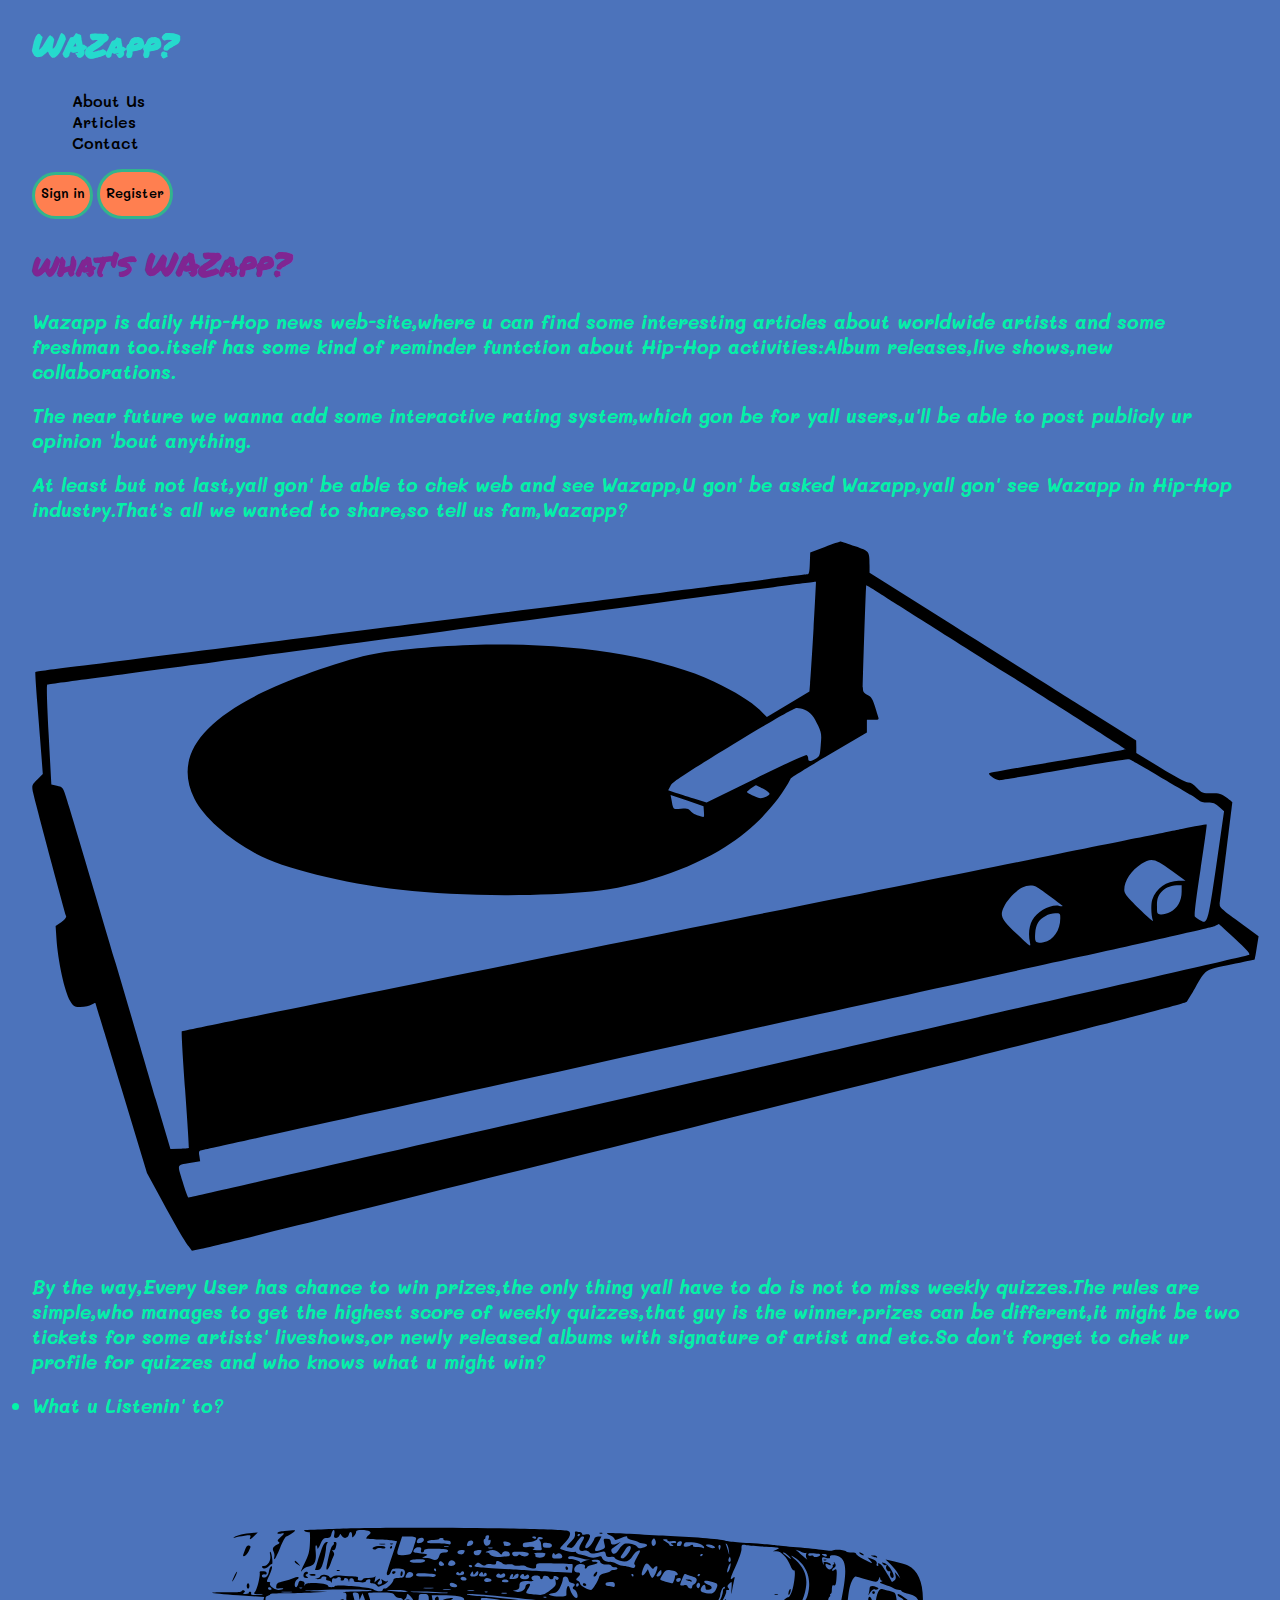
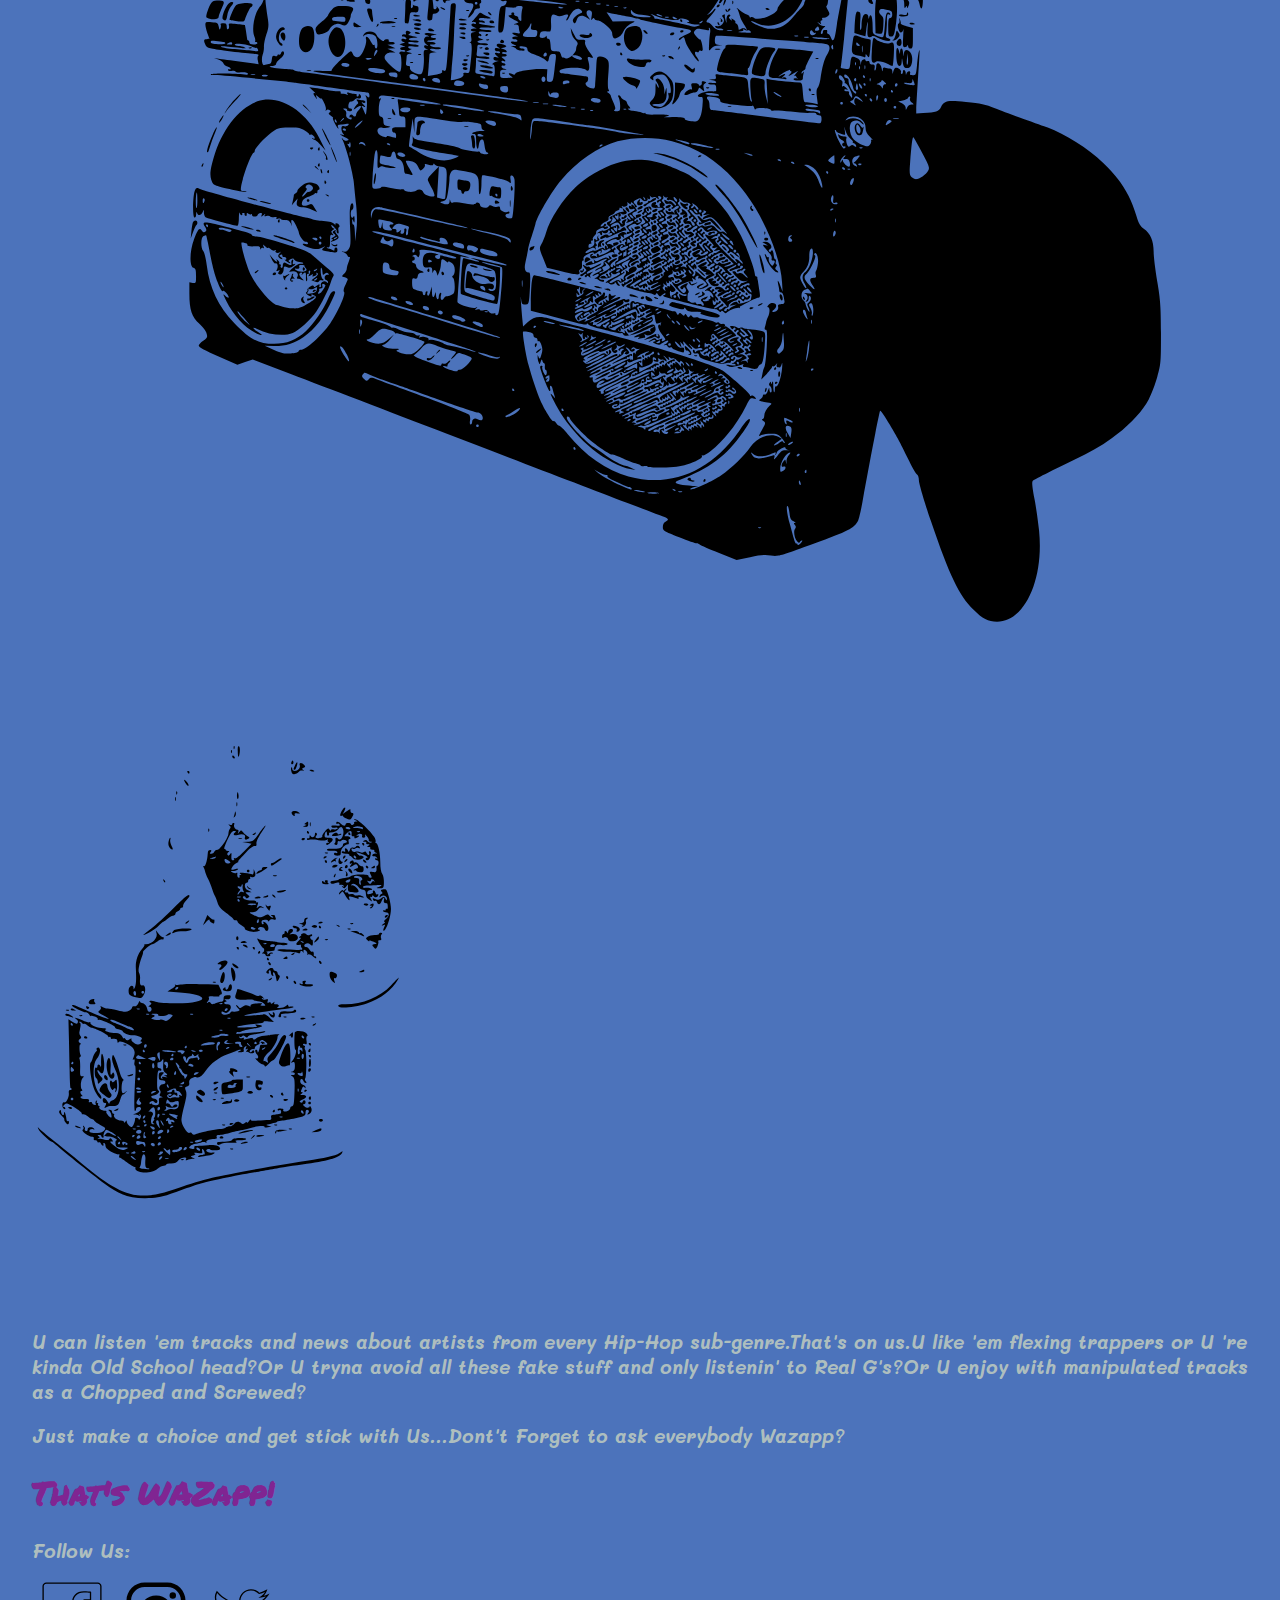
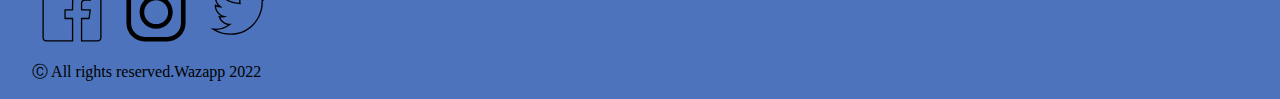
<file: index.html>
<!DOCTYPE html>
<html lang="en">
<head>
    <meta charset="UTF-8">
    <meta http-equiv="X-UA-Compatible" content="IE=edge">
    <meta name="viewport" content="width=device-width, initial-scale=1.0">
    <meta name="description" content="მერვე დავალება">
    <meta name="author" content="Papuna Tsiskadze">
    <!-- CSS only -->
    <link href="https://cdn.jsdelivr.net/npm/bootstrap@5.2.0-beta1/dist/css/bootstrap.min.css" rel="stylesheet" integrity="sha384-0evHe/X+R7YkIZDRvuzKMRqM+OrBnVFBL6DOitfPri4tjfHxaWutUpFmBp4vmVor" crossorigin="anonymous">
    <link rel="stylesheet" href="styling/style.css">
    <title>WEBB</title>
</head>
<body>
    <div class="container-fluid">
        <header class="col-12 col-sm">
            <div class="d-flex justify-content-between align-items-center">
                <div class="col-4 logo">
                    <h1 class="logotext">
                        <a href="index.html">WAZapp?</a>
                    </h1>
                </div>
                <div class="col-4">
                    <ul class="navul d-flex justify-content-between">
                        <li>
                            <a class="mali hvr" href="#firsthrf">About Us</a>
                        </li>
                        <li>
                            <a class="mali hvr" href="Articles.html">Articles</a>     
                        </li>
                        <li>
                            <a class="mali hvr" href="#fttr">Contact</a>
                        </li>
                    </ul>      
                </div>
                <div class="col-4 d-flex flex-row-reverse">
                    <button class="btns align-items-center">
                        <p class="p">
                            Sign in
                        </p>
                    </button>
                    <button class="btns">
                        <p class="p">
                            Register
                        </p>
                    </button>
                </div>
            </div>
        </header>
        </div>
        <div class="container-fluid">
        <section class="mt-5 col-12 justify-content-between d-flex">
          <div class="col-12">
            <div class="justify-content-center d-flex">
                <div class="justify-content-center d-flex">
                    <h1 class="mrkrfont" id="firsthrf">
                        what's WAZapp?
                    </h1>
                </div>
            </div>
                <div class="mt-5 col-12 malifont text-center">
                    <p>
                        Wazapp is daily Hip-Hop news web-site,where u can find some interesting articles about worldwide artists and some freshman too.itself has some kind of reminder funtction about Hip-Hop activities:Album releases,live shows,new collaborations.
                    </p>
                    <p class="mt-5">
                        The near future we wanna add some interactive rating system,which gon be for yall users,u'll be able to post publicly ur opinion 'bout anything.
                    </p>
                    <p>
                        At least but not last,yall gon' be able to chek web and see Wazapp,U gon' be asked Wazapp,yall gon' see Wazapp in Hip-Hop industry.That's all we wanted to share,so tell us fam,Wazapp?
                    </p>
                </div>
                <div class="col-12 d-flex mt-5">
                    <img class="col-4" src="imgs/png-transparent-record-player-needle-retro-dj-old-school-deejay-scratch-hip-hop-vector-_1_.svg">
                    <p class="malifont col-8 text-center">
                        By the way,Every User has chance to win prizes,the only thing yall have to do is not to miss weekly quizzes.The rules are simple,who manages to get the highest score of weekly quizzes,that guy is the winner.prizes can be different,it might be two tickets for some artists' liveshows,or newly released albums with signature of artist and etc.So don't forget to chek ur profile for quizzes and who knows what u might win?
                    </p>
                </div>
            </div>
          <div>        
        </section>
        </div>
        <div class="container-fluid">
        <section class="col-12 mt-5 justify-content-center d-flex">
            <div class="d-flex col-12 justify-content-center">
                <div class="col-8 d-flex justify-content-center text-center align-items-center">
                    <details>
                          <summary class="hvr malifont">What u Listenin' to?</summary>
                        <option class="malifont">
                            <p>
                                Is it Trap?
                            </p>
                        </option>
                        <option class="malifont">
                            <p>
                                Is it Boom-Bap?
                            </p>
                        </option>
                        <option class="malifont">
                                Is it Cloud rap?
                        </option>
                        <option class="malifont">
                                Is it G' Rap?
                        </option>
                        <option class="malifont">
                                Or is it Chopped and Screwed?
                        </option>
                        <option class="malifont">
                            aaight...We got U
                        </option>
                    </details>
                </div>
                 <img class="col-4" src="imgs/png-transparent-hip-hop-elements-hip-hop-music-recorder.svg">
            </div>
        </section>
        </div>
        <div class="container-fluid">
        <section class="mt-5 col-12 justify-content-center d-flex">
            <div class="col-12 d-flex justify-content-between">
                <img class="col-4" src="imgs/phonograph-record-victrola-vintage-music-center-with-cd-player-45-rpm-adapter-png-favpng-WDPCGXn9C4n.svg">
                <div class="col-8 malifont2 text-center mt-custom2">
                    <p>
                        U can listen 'em tracks and news about artists from every Hip-Hop sub-genre.That's on us.U like 'em flexing trappers or U 're kinda Old School head?Or U tryna avoid all these fake stuff and only listenin' to Real G's?Or U enjoy with manipulated tracks as a Chopped and Screwed?
                    <p>
                        Just make a choice and get stick with Us...Dont't Forget to ask everybody Wazapp?
                    </p>
                    </p>
                </div>
            </div>
        </section>
        </div>
        <div class="container-fluid">
        <section class="mt-5 col-12 justify-content-between d-flex">
            <div class="col-12">
              <div class="justify-content-center d-flex">
                  <div class="justify-content-center d-flex">
                      <h1 class="mrkrfont">
                          That's WAZapp!
                      </h1>
                  </div>
              </div>
        </section class="mt-5">
        </div>
        <div class="container-fluid">
        <footer class="col-12 mt-5 fttr" id="fttr">
            <div class="col-12 justify-content-center d-flex">
                <p class="malifont2 mt-custom text-center">
                    Follow Us: 
                </p>
                <div>
                <a href="https://www.facebook.com/">
                    <img class="socmedia" src="imgs/facebook-2868.svg">
                </a>
                <a href="https://www.instagram.com/">
                    <img class="socmedia" src="imgs/black-instagram-logo-3497.svg">
                </a>
                <a href="https://twitter.com/?lang=en">
                    <img class="socmedia" src="imgs/twitter-99.svg">
                </a>
                </div>
            </div>
            <div class="col-12 mt-5 justify-content-center d-flex">
                <div class="justify-content-center d-flex">
                <p>
                    Ⓒ All rights reserved.Wazapp 2022
                </p> 
                </div>
            </div>
        </footer>
        </div>
</body>
</html>
</file>
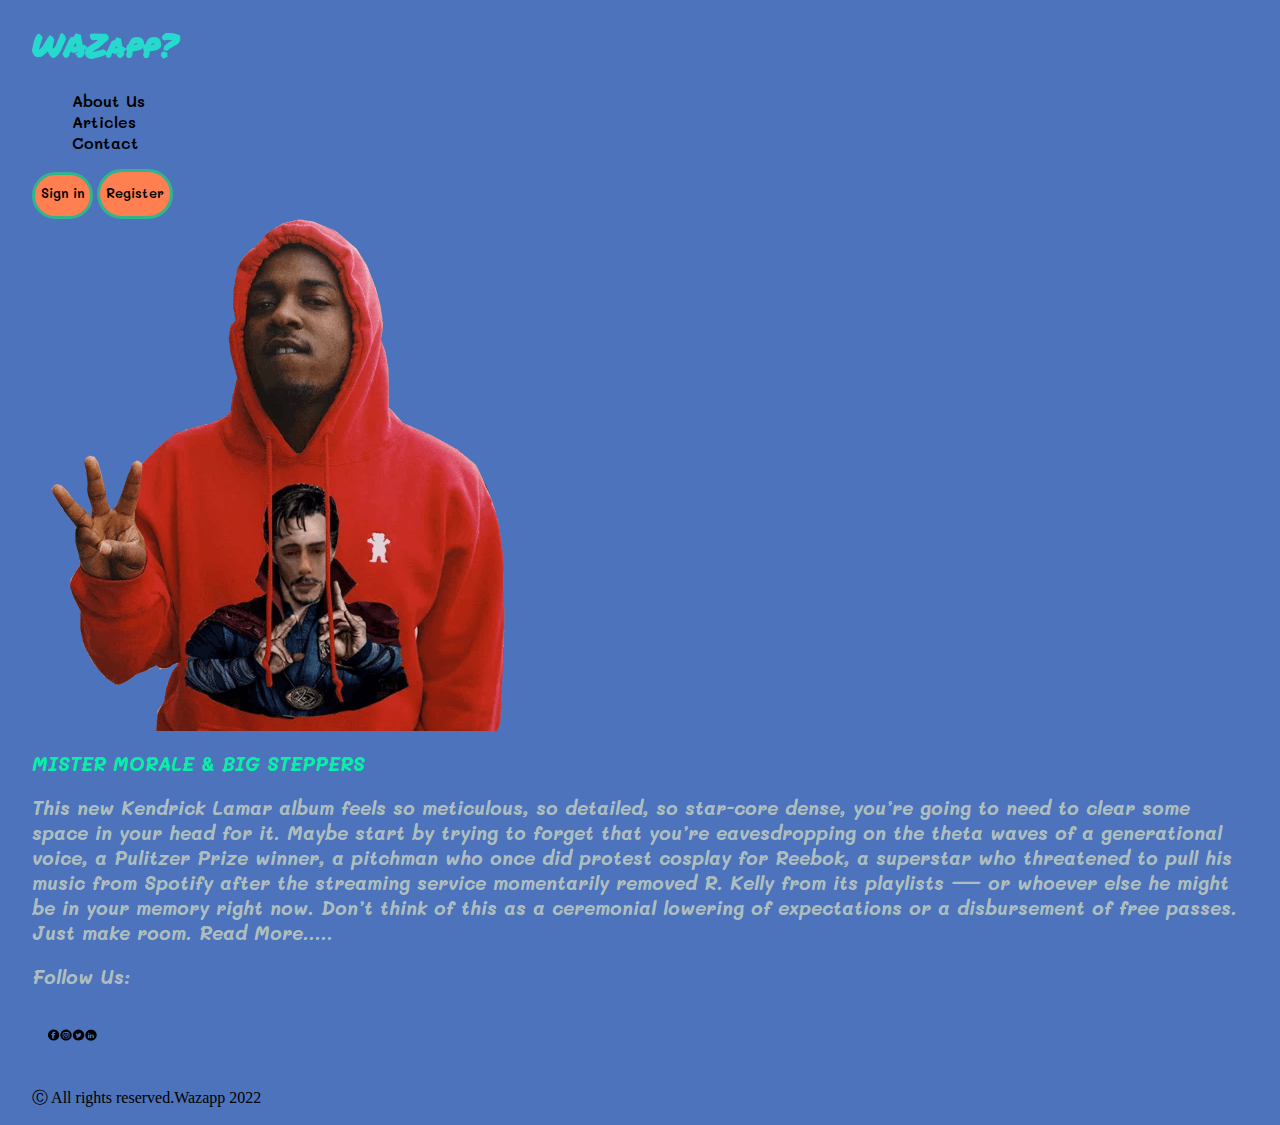
<file: Articles.html>
<!DOCTYPE html>
<html lang="en">
<head>
    <meta charset="UTF-8">
    <meta http-equiv="X-UA-Compatible" content="IE=edge">
    <meta name="viewport" content="width=device-width, initial-scale=1.0">
    <meta name="description" content="მერვე დავალება">
    <meta name="author" content="Papuna Tsiskadze">
        <!-- CSS only -->
    <link href="https://cdn.jsdelivr.net/npm/bootstrap@5.2.0-beta1/dist/css/bootstrap.min.css" rel="stylesheet" integrity="sha384-0evHe/X+R7YkIZDRvuzKMRqM+OrBnVFBL6DOitfPri4tjfHxaWutUpFmBp4vmVor" crossorigin="anonymous">
    <link rel="stylesheet" href="styling/style.css">
    <title>WEBB</title>
</head>
<body>
    <header class="col-12">
        <div class="d-flex justify-content-between align-items-center">
            <div class="col-4 logo">
                <h1 class="logotext">
                    <a href="index.html">WAZapp?</a>
                </h1>
            </div>
            <div class="col-4">
                <ul class="navul d-flex justify-content-between">
                    <li>
                        <a class="mali hvr" href="index.html">About Us</a>
                    </li>
                    <li>
                        <a class="mali hvr" href="Articles.html">Articles</a>     
                    </li>
                    <li>
                        <a class="mali hvr" href="#fttr">Contact</a>
                    </li>
                </ul>      
            </div>
            <div class="col-4 d-flex flex-row-reverse">
                <button class="btns align-items-center">
                    <p class="p">
                        Sign in
                    </p>
                </button>
                <button class="btns">
                    <p class="p">
                        Register
                    </p>
                </button>
            </div>
        </div>
    </header>    
    <section class="mt-5 col-12 justify-content-between d-flex">
        <div class="col-12 d-flex justify-content-center">
          <div class="col-2">
            <img class="articleimg img-fluid" src="imgs/pngwing.com.png">
          </div>
         <div>
          <div class="textside col-10 text-center">
              <h2 class="malifont">
                  MISTER MORALE & BIG STEPPERS
              </h2>           
            <p class="malifont2 text-center">
                This new Kendrick Lamar album feels so meticulous, so detailed, so star-core dense, you’re going to need to clear some space in your head for it. Maybe start by trying to forget that you’re eavesdropping on the theta waves of a generational voice, a Pulitzer Prize winner, a pitchman who once did protest cosplay for Reebok, a superstar who threatened to pull his music from Spotify after the streaming service momentarily removed R. Kelly from its playlists — or whoever else he might be in your memory right now. Don’t think of this as a ceremonial lowering of expectations or a disbursement of free passes. Just make room.
                <a class="hvr" href="KdotArticle.html">Read More.....</a>
            </p> 
          </div>
         </div>
        </div>
    </section>
    <footer class="col-12 mt-5 fttr" id="fttr">
        <div class="col-12 justify-content-center d-flex">
            <p class="malifont2 mt-custom">Follow Us: </p>
            <img class="socmedia" src="imgs/social-media-icons-icon-icon-vector-png-and-for-free-468446.svg">
        </div>
        <div class="col-12 mt-5 justify-content-center d-flex">
            <div class="justify-content-center d-flex">
            <p>
                Ⓒ All rights reserved.Wazapp 2022
            </p> 
            </div>
        </div>
    </footer>
</body>
</html>
</file>
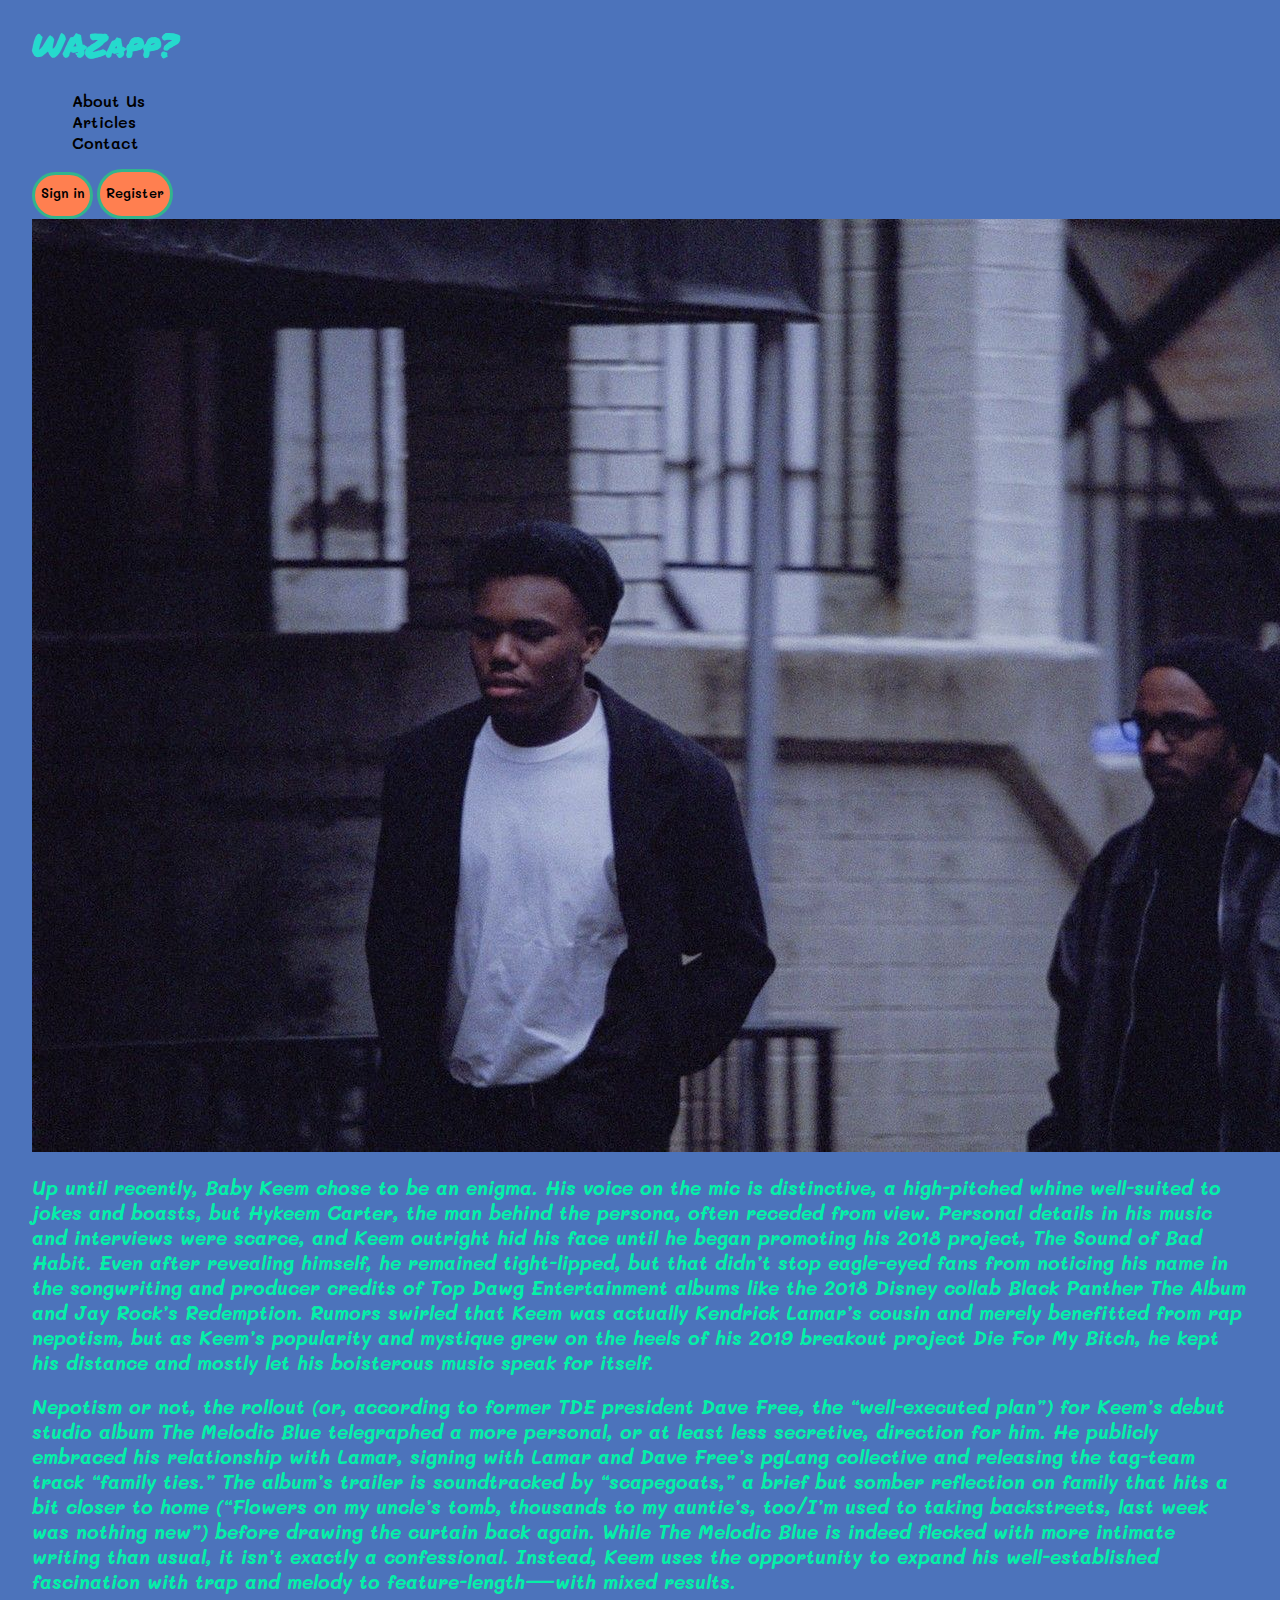
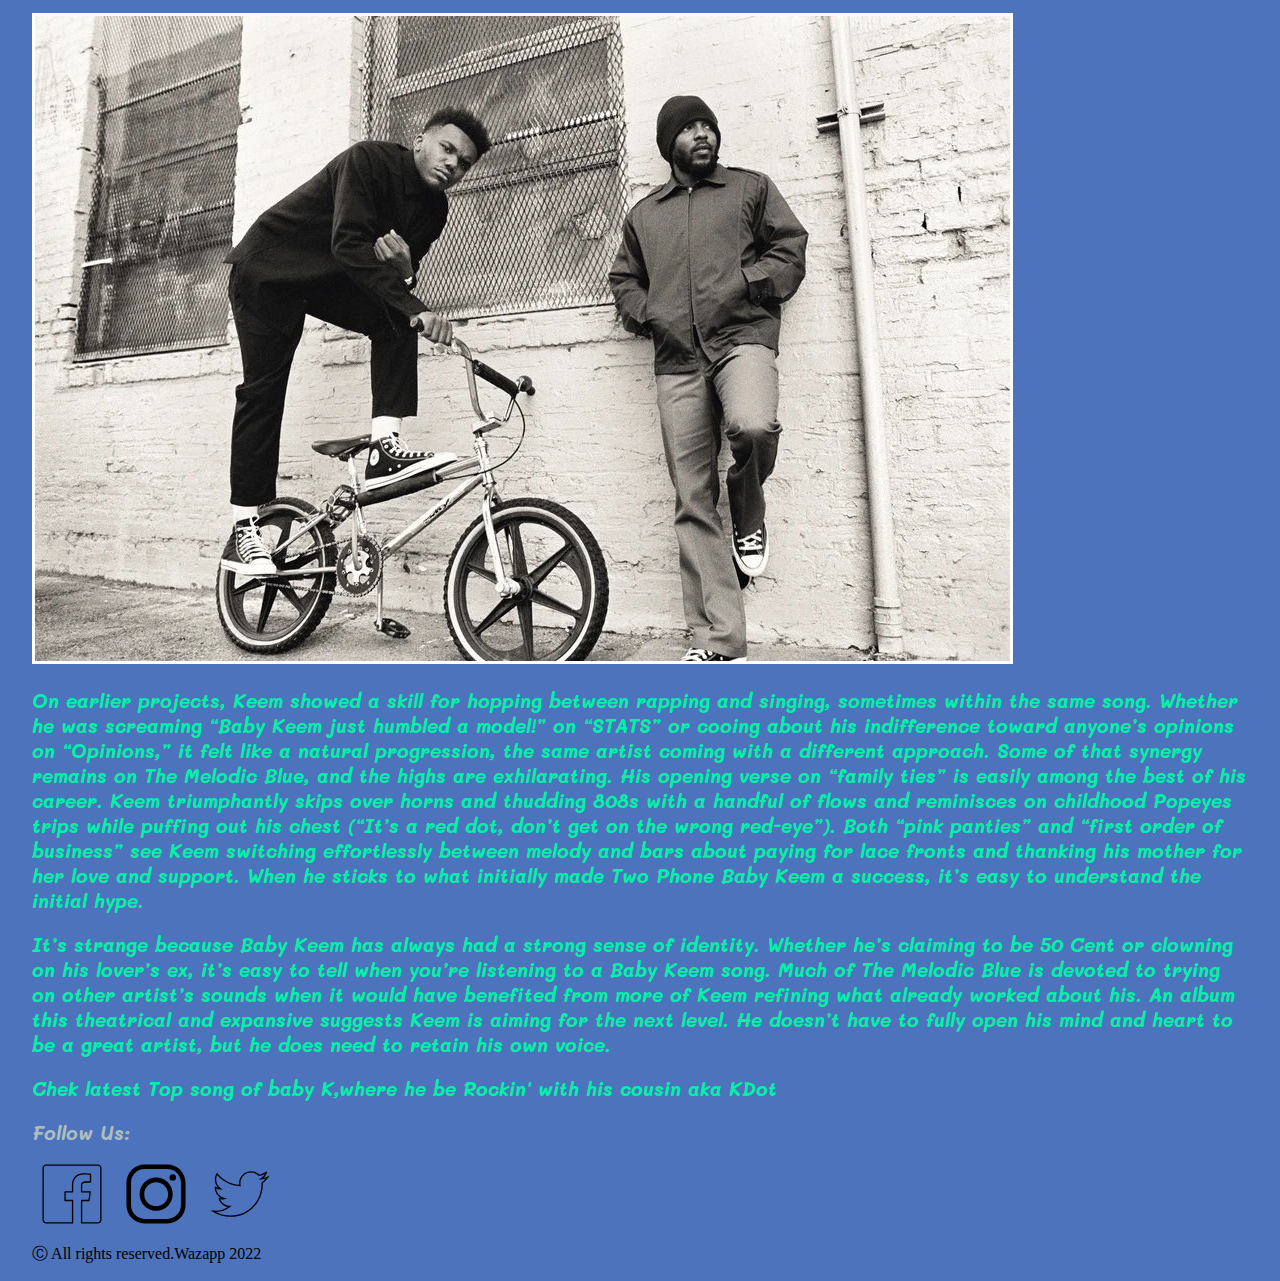
<file: BBKEEM.html>
<!DOCTYPE html>
<html lang="en">
<head>
    <meta charset="UTF-8">
    <meta http-equiv="X-UA-Compatible" content="IE=edge">
    <meta name="viewport" content="width=device-width, initial-scale=1.0">
    <meta name="description" content="მერვე დავალება">
    <meta name="author" content="Papuna Tsiskadze">
        <!-- CSS only -->
    <link href="https://cdn.jsdelivr.net/npm/bootstrap@5.2.0-beta1/dist/css/bootstrap.min.css" rel="stylesheet" integrity="sha384-0evHe/X+R7YkIZDRvuzKMRqM+OrBnVFBL6DOitfPri4tjfHxaWutUpFmBp4vmVor" crossorigin="anonymous">
    <link rel="stylesheet" href="styling/style.css">
    <title>WEBB</title>
</head>
<body>
    <header class="col-12">
        <div class="d-flex justify-content-between align-items-center">
            <div class="col-4 logo">
                <h1 class="logotext">
                    <a href="index.html">WAZapp?</a>
                </h1>
            </div>
            <div class="col-4">
                <ul class="navul d-flex justify-content-between">
                    <li>
                        <a class="mali hvr" href="index.html">About Us</a>
                    </li>
                    <li>
                        <a class="mali hvr" href="Articles.html">Articles</a>     
                    </li>
                    <li>
                        <a class="mali hvr" href="#fttr">Contact</a>
                    </li>
                </ul>      
            </div>
            <div class="col-4 d-flex flex-row-reverse">
                <button class="btns align-items-center">
                    <p class="p">
                        Sign in
                    </p>
                </button>
                <button class="btns">
                    <p class="p">
                        Register
                    </p>
                </button>
            </div>
        </div>
    </header>    
    <section class="col-12 mt-5 w-100">
        <div>
            <img class="col-12 img-fluid" src="imgs/2735975.jpg">
            <div class="malifont col-12 text-center">
               <p>
                Up until recently, Baby Keem chose to be an enigma. His voice on the mic is distinctive, a high-pitched whine well-suited to jokes and boasts, but Hykeem Carter, the man behind the persona, often receded from view. Personal details in his music and interviews were scarce, and Keem outright hid his face until he began promoting his 2018 project, The Sound of Bad Habit. Even after revealing himself, he remained tight-lipped, but that didn’t stop eagle-eyed fans from noticing his name in the songwriting and producer credits of Top Dawg Entertainment albums like the 2018 Disney collab Black Panther The Album and Jay Rock’s Redemption. Rumors swirled that Keem was actually Kendrick Lamar’s cousin and merely benefitted from rap nepotism, but as Keem’s popularity and mystique grew on the heels of his 2019 breakout project Die For My Bitch, he kept his distance and mostly let his boisterous music speak for itself.
               </p>
               <p>
                Nepotism or not, the rollout (or, according to former TDE president Dave Free, the “well-executed plan”) for Keem’s debut studio album The Melodic Blue telegraphed a more personal, or at least less secretive, direction for him. He publicly embraced his relationship with Lamar, signing with Lamar and Dave Free’s pgLang collective and releasing the tag-team track “family ties.” The album’s trailer is soundtracked by “scapegoats,” a brief but somber reflection on family that hits a bit closer to home (“Flowers on my uncle’s tomb, thousands to my auntie’s, too/I’m used to taking backstreets, last week was nothing new”) before drawing the curtain back again. While The Melodic Blue is indeed flecked with more intimate writing than usual, it isn’t exactly a confessional. Instead, Keem uses the opportunity to expand his well-established fascination with trap and melody to feature-length—with mixed results.
               </p>
            </div>
            <div class="col-12 d-flex">
            <img class="articleimg imgbrdr col-4" src="imgs/tumblr_6b2549fad02862723ea7585787921e60_d1765ef0_1280.jpg">
            <p class="col-8 malifont">
                On earlier projects, Keem showed a skill for hopping between rapping and singing, sometimes within the same song. Whether he was screaming “Baby Keem just humbled a model!” on “STATS” or cooing about his indifference toward anyone’s opinions on “Opinions,” it felt like a natural progression, the same artist coming with a different approach. Some of that synergy remains on The Melodic Blue, and the highs are exhilarating. His opening verse on “family ties” is easily among the best of his career. Keem triumphantly skips over horns and thudding 808s with a handful of flows and reminisces on childhood Popeyes trips while puffing out his chest (“It’s a red dot, don’t get on the wrong red-eye”). Both “pink panties” and “first order of business” see Keem switching effortlessly between melody and bars about paying for lace fronts and thanking his mother for her love and support. When he sticks to what initially made Two Phone Baby Keem a success, it’s easy to understand the initial hype.
            </p>
            </div>
            <p class="malifont mt-5 text-center">
                It’s strange because Baby Keem has always had a strong sense of identity. Whether he’s claiming to be 50 Cent or clowning on his lover’s ex, it’s easy to tell when you’re listening to a Baby Keem song. Much of The Melodic Blue is devoted to trying on other artist’s sounds when it would have benefited from more of Keem refining what already worked about his. An album this theatrical and expansive suggests Keem is aiming for the next level. He doesn’t have to fully open his mind and heart to be a great artist, but he does need to retain his own voice.
            </p>
            <p class="justify-content-center d-flex malifont text-center""> 
               <a class="hvr" href="https://www.youtube.com/watch?v=IkuBYRUwWdg" target="_blank">
                   Chek latest Top song of baby K,where he be Rockin' with his cousin aka KDot
               </a>     
            </p>
        </div>    
    </section>
    <footer class="col-12 mt-5 fttr" id="fttr">
        <div class="col-12 justify-content-center d-flex">
            <p class="malifont2 mt-custom text-center">
                Follow Us: 
            </p>
            <div>
            <a href="https://www.facebook.com/">
                <img class="socmedia" src="imgs/facebook-2868.svg">
            </a>
            <a href="https://www.instagram.com/">
                <img class="socmedia" src="imgs/black-instagram-logo-3497.svg">
            </a>
            <a href="https://twitter.com/?lang=en">
                <img class="socmedia" src="imgs/twitter-99.svg">
            </a>
            </div>
        </div>
        <div class="col-12 mt-5 justify-content-center d-flex">
            <div class="justify-content-center d-flex">
            <p>
                Ⓒ All rights reserved.Wazapp 2022
            </p> 
            </div>
        </div>
    </footer>
</body>
</html>
</file>
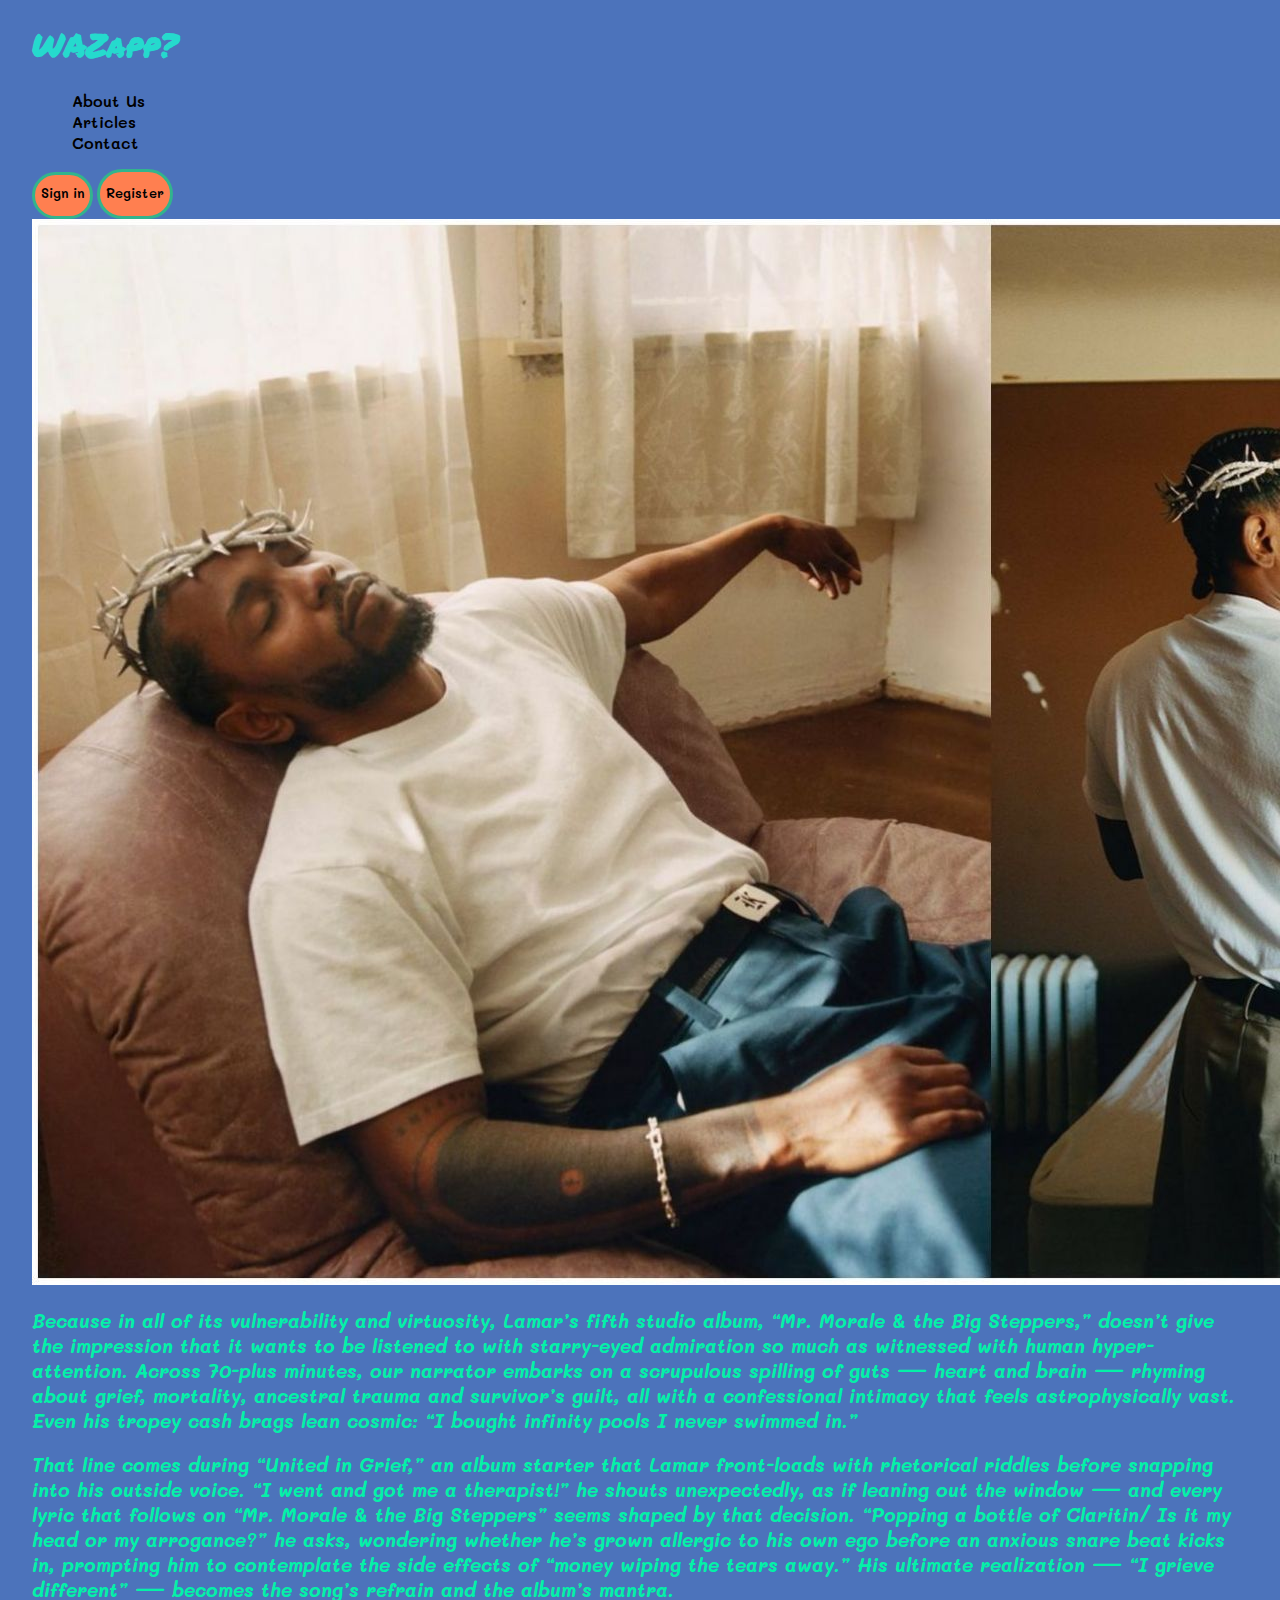
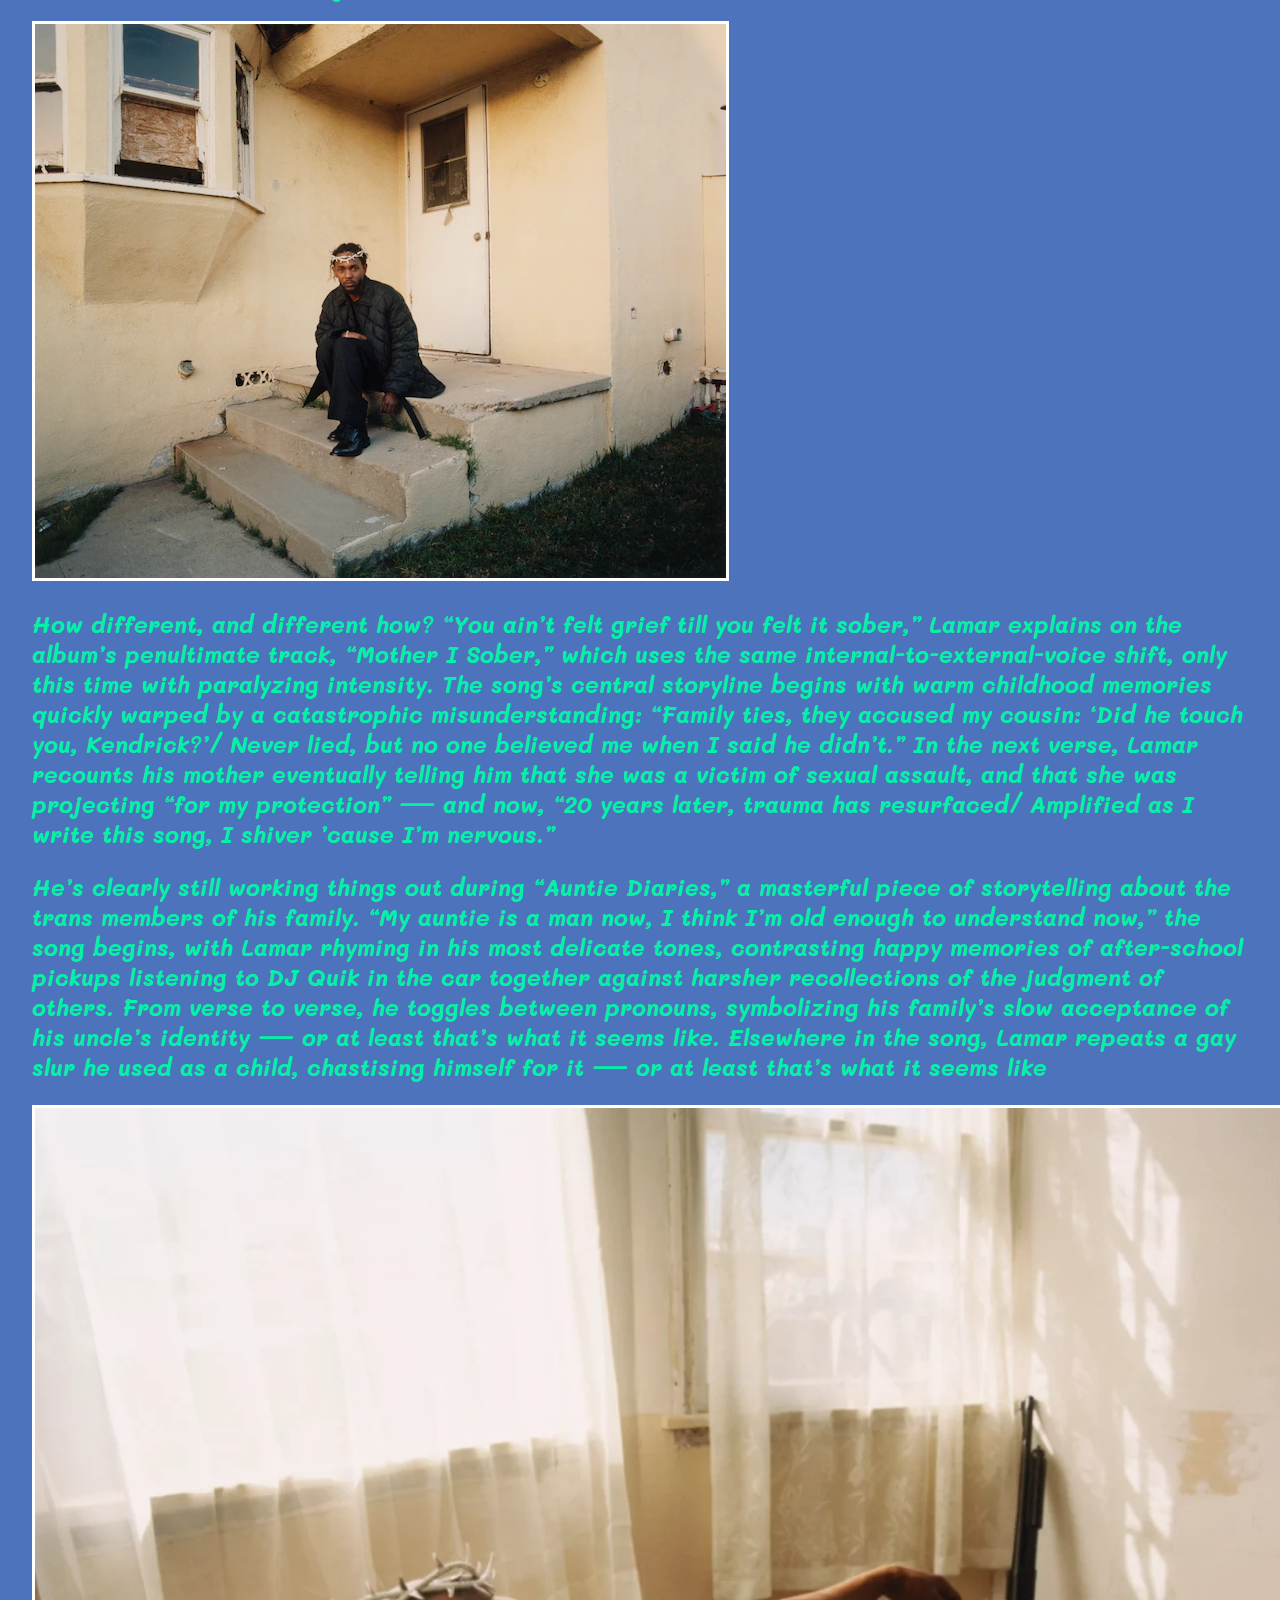
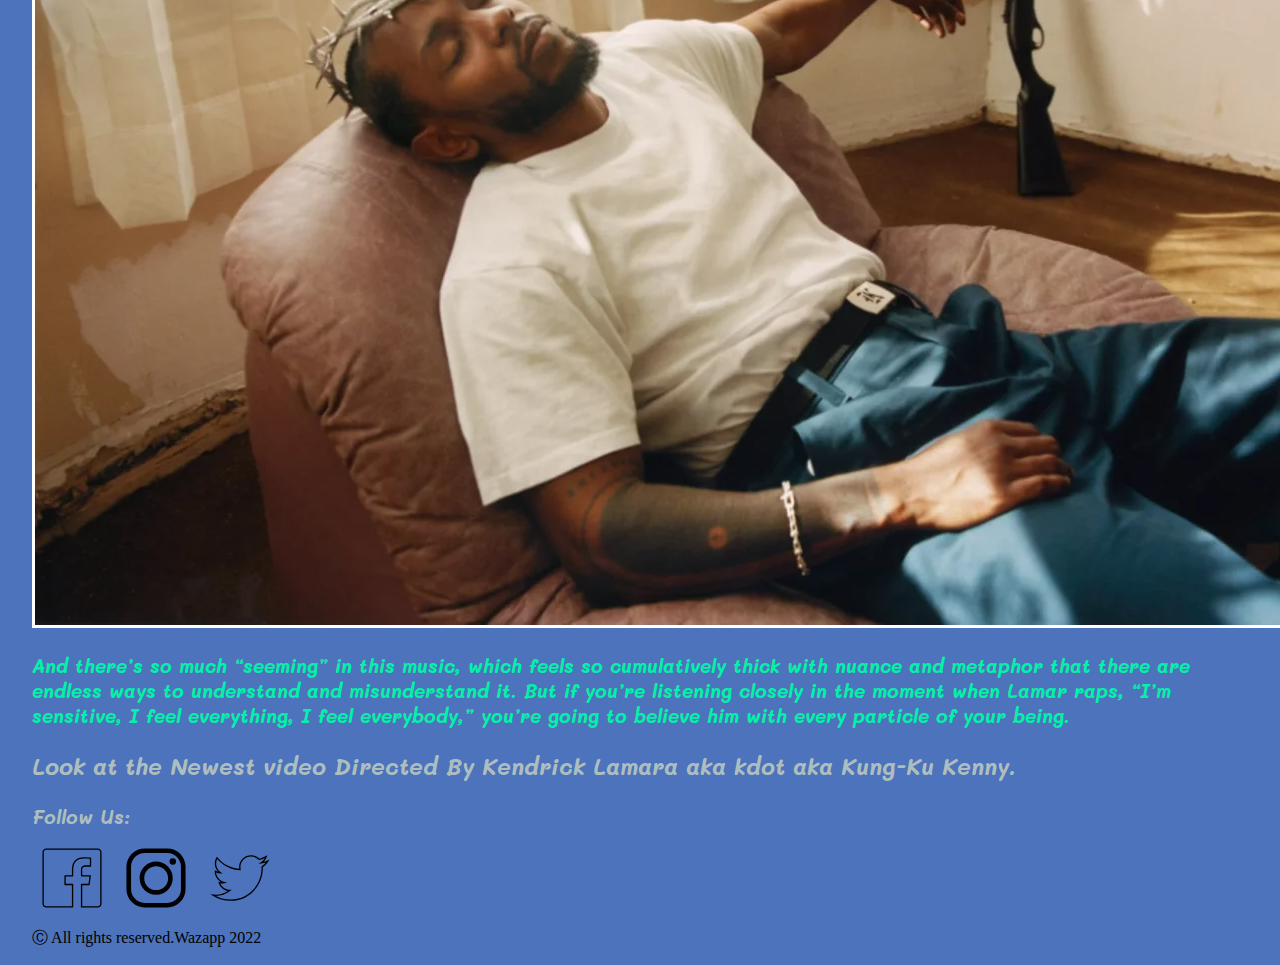
<file: KdotArticle.html>
<!DOCTYPE html>
<html lang="en">
<head>
    <meta charset="UTF-8">
    <meta http-equiv="X-UA-Compatible" content="IE=edge">
    <meta name="viewport" content="width=device-width, initial-scale=1.0">
    <meta name="description" content="მერვე დავალება">
    <meta name="author" content="Papuna Tsiskadze">
    <!-- CSS only -->
    <link href="https://cdn.jsdelivr.net/npm/bootstrap@5.2.0-beta1/dist/css/bootstrap.min.css" rel="stylesheet" integrity="sha384-0evHe/X+R7YkIZDRvuzKMRqM+OrBnVFBL6DOitfPri4tjfHxaWutUpFmBp4vmVor" crossorigin="anonymous">
    <link rel="stylesheet" href="styling/style.css">
    <title>WEBB</title>
</head>
<body>
    <header class="col-12">
        <div class="d-flex justify-content-between align-items-center">
            <div class="col-4 logo">
                <h1 class="logotext">
                    <a href="index.html">WAZapp?</a>
                </h1>
            </div>
            <div class="col-4">
                <ul class="navul d-flex justify-content-between">
                    <li>
                        <a class="mali hvr" href="#firsthrf">About Us</a>
                    </li>
                    <li>
                        <a class="mali hvr" href="Articles.html">Articles</a>     
                    </li>
                    <li>
                        <a class="mali hvr" href="#fttr">Contact</a>
                    </li>
                </ul>      
            </div>
            <div class="col-4 d-flex flex-row-reverse">
                <button class="btns align-items-center">
                    <p class="p">
                        Sign in
                    </p>
                </button>
                <button class="btns">
                    <p class="p">
                        Register
                    </p>
                </button>
            </div>
        </div>
    </header>
    <section class="col-12 mt-5 w-100">
    <div>
        <img class="col-12 img-fluid" src="imgs/acaa2-16526237857515-1920.jpg">
        <div class="malifont col-12">
           <p>
               Because in all of its vulnerability and virtuosity, Lamar’s fifth studio album, “Mr. Morale & the Big Steppers,” doesn’t give the impression that it wants to be listened to with starry-eyed admiration so much as witnessed with human hyper-attention. Across 70-plus minutes, our narrator embarks on a scrupulous spilling of guts — heart and brain — rhyming about grief, mortality, ancestral trauma and survivor’s guilt, all with a confessional intimacy that feels astrophysically vast. Even his tropey cash brags lean cosmic: “I bought infinity pools I never swimmed in.”
           </p>
           <p>
               That line comes during “United in Grief,” an album starter that Lamar front-loads with rhetorical riddles before snapping into his outside voice. “I went and got me a therapist!” he shouts unexpectedly, as if leaning out the window — and every lyric that follows on “Mr. Morale & the Big Steppers” seems shaped by that decision. “Popping a bottle of Claritin/ Is it my head or my arrogance?” he asks, wondering whether he’s grown allergic to his own ego before an anxious snare beat kicks in, prompting him to contemplate the side effects of “money wiping the tears away.” His ultimate realization — “I grieve different” — becomes the song’s refrain and the album’s mantra.
           </p>
    <div class="col-12 d-flex mt-5">
        <img class="articleimg col-6 imgbrdr img-fluid" src="imgs/imrs.png">
        <p class="malifont text-center mt-5">
            How different, and different how? “You ain’t felt grief till you felt it sober,” Lamar explains on the album’s penultimate track, “Mother I Sober,” which uses the same internal-to-external-voice shift, only this time with paralyzing intensity. The song’s central storyline begins with warm childhood memories quickly warped by a catastrophic misunderstanding: “Family ties, they accused my cousin: ‘Did he touch you, Kendrick?’/ Never lied, but no one believed me when I said he didn’t.” In the next verse, Lamar recounts his mother eventually telling him that she was a victim of sexual assault, and that she was projecting “for my protection” — and now, “20 years later, trauma has resurfaced/ Amplified as I write this song, I shiver ’cause I’m nervous.”
        </p>
    </div>
    <div class="col-12 d-flex mt-5 ">
        <p class="malifont text-center mt-5">
            He’s clearly still working things out during “Auntie Diaries,” a masterful piece of storytelling about the trans members of his family. “My auntie is a man now, I think I’m old enough to understand now,” the song begins, with Lamar rhyming in his most delicate tones, contrasting happy memories of after-school pickups listening to DJ Quik in the car together against harsher recollections of the judgment of others. From verse to verse, he toggles between pronouns, symbolizing his family’s slow acceptance of his uncle’s identity — or at least that’s what it seems like. Elsewhere in the song, Lamar repeats a gay slur he used as a child, chastising himself for it — or at least that’s what it seems like
        </p>
        <img class="articleimg col-6 imgbrdr img-fluid" src="imgs/image.png">
    </div>
    <p class="col-12 text-center mt-5">
        And there’s so much “seeming” in this music, which feels so cumulatively thick with nuance and metaphor that there are endless ways to understand and misunderstand it. But if you’re listening closely in the moment when Lamar raps, “I’m sensitive, I feel everything, I feel everybody,” you’re going to believe him with every particle of your being.
    </p>
    <p class="col-12 malifont2 text-center mt-5">
        <a class="hvr" href="https://www.youtube.com/watch?v=zI383uEwA6Q" target="_blank">Look at the Newest video Directed By Kendrick Lamara aka kdot aka Kung-Ku Kenny.</a>
    </p>
    </div>
    </section>
    <footer class="col-12 mt-5 fttr" id="fttr">
        <div class="col-12 justify-content-center d-flex">
            <p class="malifont2 mt-custom text-center">
                Follow Us: 
            </p>
            <div>
            <a href="https://www.facebook.com/">
                <img class="socmedia" src="imgs/facebook-2868.svg">
            </a>
            <a href="https://www.instagram.com/">
                <img class="socmedia" src="imgs/black-instagram-logo-3497.svg">
            </a>
            <a href="https://twitter.com/?lang=en">
                <img class="socmedia" src="imgs/twitter-99.svg">
            </a>
            </div>
        </div>
        <div class="col-12 mt-5 justify-content-center d-flex">
            <div class="justify-content-center d-flex">
            <p>
                Ⓒ All rights reserved.Wazapp 2022
            </p> 
            </div>
        </div>
    </footer>
</body>
</html>
</file>
<file: styling/style.css>
body{
    width: 95%;
    margin: auto;
    background-color:rgb(76, 115, 187) ;
}

@font-face {
    font-family: 'PM';
    src: url(../Fonts/Permanent_Marker/PermanentMarker-Regular.ttf);
}
@font-face {
    font-family: 'mali';
    src: url(../Fonts/Mali/Mali-SemiBold.ttf);
}
@font-face {
    font-family: 'mali2';
    src: url(../Fonts/Mali/Mali-BoldItalic.ttf);
}
.logotext{
    font-family: PM;
    color: rgba(27, 248, 211, 0.801);
}
.navul{
    font-family: 'mali';
    list-style: none;
}
.btns{
    border-radius: 60px;
    background-color: coral;
    border: solid rgb(50, 180, 141);
    font-family: 'mali';
    text-align: start;
}
.btns:nth-child(2){
    margin-right: 10%;
}
.p{
    margin-top: 20%;
}
.mrkrfont{
    color: rgb(128, 37, 146);
    font-family: 'PM';
}
.malifont{
    font-family: 'mali2';
    color: rgba(0, 250, 167, 0.959);
    font-size: larger;
}
.malifont2{
    font-family: 'mali2';
    color: rgba(181, 196, 191, 0.959);
    font-size: larger;
}
summary{
    list-style: disc;
}
a{
    color: inherit !important;
    text-decoration: none !important;
}
.hvr:hover {
    background-color: coral;
}
.socmedia{
    height: 60px;
    width: 80px;
}
.mt-custom{
    margin-top: 1.5%;
}
.mt-custom2{
    margin-top: 10%;
}
.imgbrdr{
    border: solid white;
}
@media only screen and (max-width:600px) {  
    .articleimg{
      display: none;
    }
    
}
</file>
